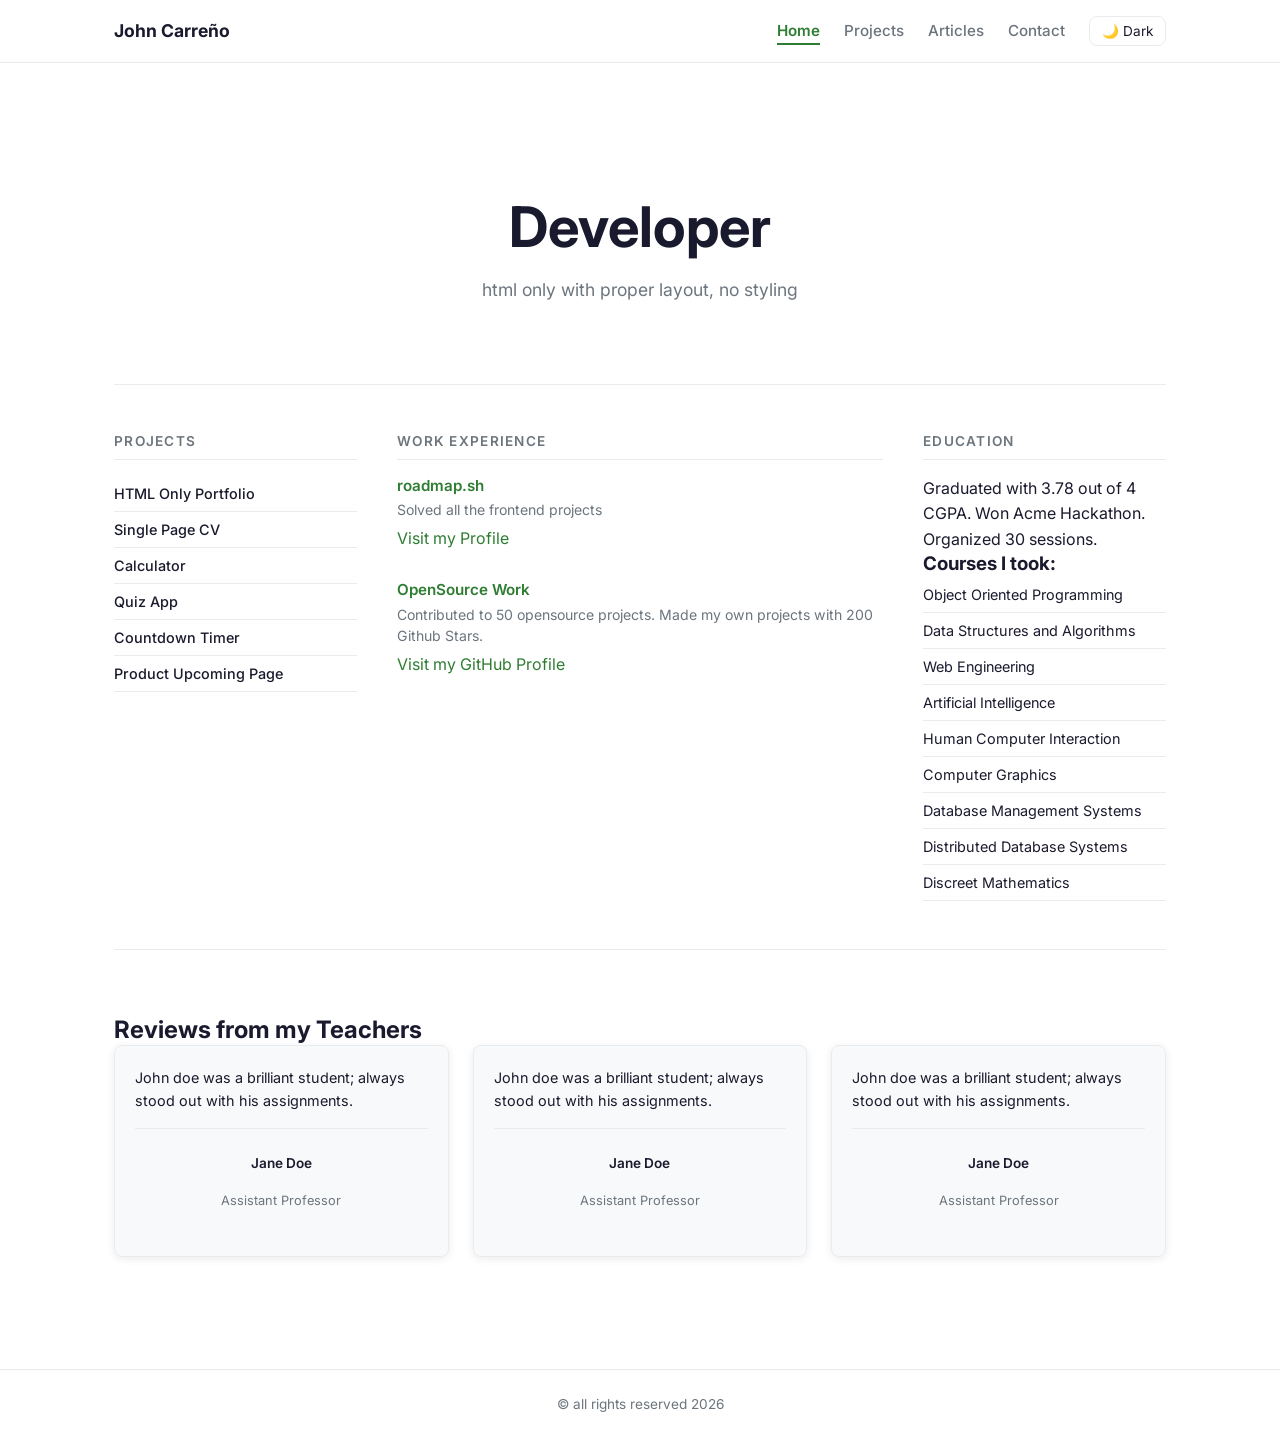
<file: index.html>
<!DOCTYPE html>
<html lang="en">
    <head>
        <meta charset="UTF-8">
        <meta name="viewport" content="width=devide-width, initial-scale=1.0">
        <title>John Carreño - Developer</title>

        <meta name="description" content="John Carreño's personal portfolio. Frontend developer with experience in HTML, CSS and JavaScript.">
        <meta name="keywords" content="frontend developer, portfolio, HTML, CSS, JavaScript, John Carreño">
        <meta name="author" content="John Carreño">

        <meta property="og:title" content="John Carreño - Frontend Developer">
        <meta property="og:description" content="John Carreño's personal portfolio. Frontend developer with experience in HTML, CSS and JavaScript.">
        <meta property="og:type" content="website">
        <meta property="og:url" content="https://john0487.github.io/personal-portfolio/">
    
        <link rel="icon" type="image/x-icon" href="favicon.ico?v=1">
        
        <link rel="preconnect" href="https://fonts.googleapis.com">
        <link rel="preconnect" href="https://fonts.gstatic.com" crossorigin>
        <link href="https://fonts.googleapis.com/css2?family=Inter:wght@400;500;600;700&display=swap" rel="stylesheet">
        
        <link rel="stylesheet" href="styles.css">
    </head>

    <body>

        <header>
            <div class="header-inner">
                <a href="index.html" class="header-logo">John Carreño</a>
                <nav>
                    <a href="index.html" aria-current="page">Home</a>
                    <a href="projects.html">Projects</a>
                    <a href="articles.html">Articles</a>
                    <a href="contact.html">Contact</a>
                    <button id="theme-toggle">🌙 Dark</button>
                </nav>
            </div>
        </header>

        <main>
            <section id="hero">
                <h1>Developer</h1>
                <p>html only with proper layout, no styling</p>
            </section>

            <div id="content">
                <aside id="projects-sidebar">
                    <h2>Projects</h2>
                    <ul>
                        <li><a href="projects.html">HTML Only Portfolio</a></li>
                        <li><a href="projects.html">Single Page CV</a></li>
                        <li><a href="projects.html">Calculator</a></li>
                        <li><a href="projects.html">Quiz App</a></li>
                        <li><a href="projects.html">Countdown Timer</a></li>
                        <li><a href="projects.html">Product Upcoming Page</a></li>
                    </ul>
                </aside>
            

                <section id="work-experience">
                    <h2>Work Experience</h2>

                    <article>
                        <h3>roadmap.sh</h3>
                        <p>Solved all the frontend projects</p>
                        <a href="#">Visit my Profile</a>
                    </article>

                    <article>
                        <h3>OpenSource Work</h3>
                        <p>Contributed to 50 opensource projects. Made my own projects with 200 Github Stars.</p>
                        <a href="#">Visit my GitHub Profile</a>
                    </article>
                </section>

                <aside id="education">
                    <h2>Education</h2>
                    <p>Graduated with 3.78 out of 4 CGPA. Won Acme Hackathon. Organized 30 sessions.</p>
                    <h3>Courses I took:</h3>
                    <ul>
                        <li>Object Oriented Programming</li>
                        <li>Data Structures and Algorithms</li>
                        <li>Web Engineering</li>
                        <li>Artificial Intelligence</li>
                        <li>Human Computer Interaction</li>
                        <li>Computer Graphics</li>
                        <li>Database Management Systems</li>
                        <li>Distributed Database Systems</li>
                        <li>Discreet Mathematics</li>
                    </ul>
                </aside>
            </div>

            <section id="reviews">
                <h2>Reviews from my Teachers</h2>
                <div class="reviews-grid">
                    <article>
                        <p>John doe was a brilliant student; always stood out with his assignments.</p>
                        <footer>
                        <p>Jane Doe</p>
                        <p>Assistant Professor</p>
                        </footer>
                    </article>

                    <article>
                        <p>John doe was a brilliant student; always stood out with his assignments.</p>
                        <footer>
                        <p>Jane Doe</p>
                        <p>Assistant Professor</p>
                        </footer>
                    </article>

                    <article>
                        <p>John doe was a brilliant student; always stood out with his assignments.</p>
                        <footer>
                        <p>Jane Doe</p>
                        <p>Assistant Professor</p>
                        </footer>
                    </article>
                </div>
            </section>
        </main>
        <footer>
        <p>© all rights reserved 2026</p>
        </footer>

        <script>
            const button = document.getElementById('theme-toggle');

            button.addEventListener('click', function() {
                document.body.classList.toggle('dark');

                if (document.body.classList.contains('dark')) {
                    button.textContent = '☀️ Light';
                } else {
                    button.textContent = '🌙 Dark';
                }
            });
        </script>

    </body>
</html>
</file>
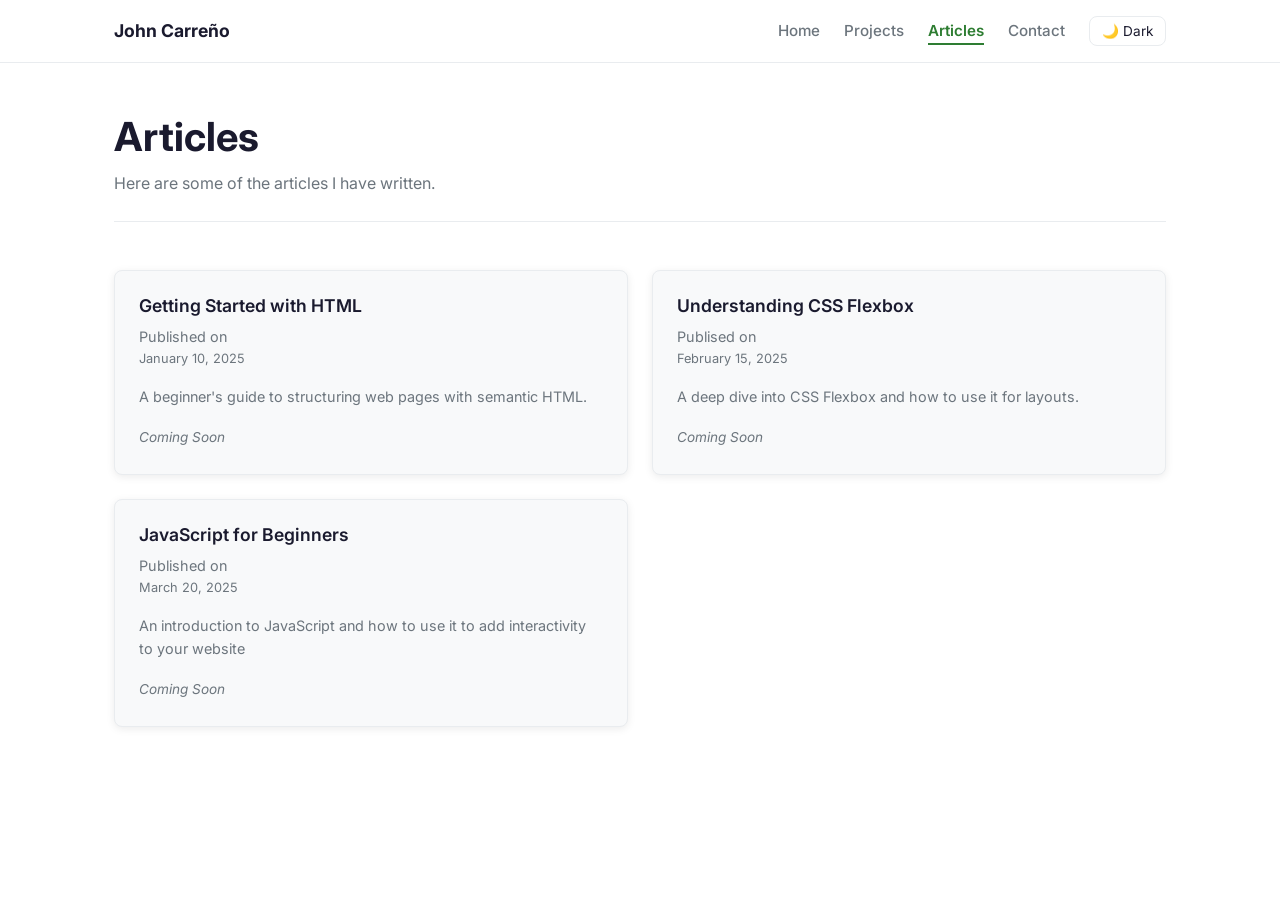
<file: articles.html>
<!DOCTYPE html>
<html lang="en">
    <head>
        <meta charset="UTF-8">
        <meta name="viewport" content="width=devide-width, initial-scale=1.0">
        <title>John Carreño - Articles</title>

        <meta name="description" content="Articles written by John Carreño about frontend development, HTML, CSS and JavaScript.">
        <meta name="keywords" content="articles, blog, frontend, HTML, CSS, JavaScript, John Carreño">
        <meta name="author" content="John Carreño">

        <meta property="og:title" content="John Carreño - Articles">
        <meta property="og:description" content="Articles written by John Carreño about frontend development, HTML, CSS and JavaScript.">
        <meta property="og:type" content="website">
        <meta property="og:url" content="https://john0487.github.io/personal-portfolio/articles.html">

        <link rel="icon" type="image/x-icon" href="favicon.ico?v=1">
        
        <link rel="preconnect" href="https://fonts.googleapis.com">
        <link rel="preconnect" href="https://fonts.gstatic.com" crossorigin>
        <link href="https://fonts.googleapis.com/css2?family=Inter:wght@400;500;600;700&display=swap" rel="stylesheet">
        
        <link rel="stylesheet" href="styles.css">
    </head>

    <body>

        <header>
            <div class="header-inner">
                <a href="index.html" class="header-logo">John Carreño</a>
                <nav>
                    <a href="index.html">Home</a>
                    <a href="projects.html">Projects</a>
                    <a href="articles.html" aria-current="page">Articles</a>
                    <a href="contact.html">Contact</a>
                    <button id="theme-toggle">🌙 Dark</button>
                </nav>
            </div>
        </header>
        
        <main>
            <div class="page-header">
                <h1>Articles</h1>
                <p>Here are some of the articles I have written.</p>
            </div>

            <div class="cards-grid">
                <article class="card">
                    <h2>Getting Started with HTML</h2>
                    <p>Published on <time datetime="2025-01-10">January 10, 2025</time></p>
                    <p>A beginner's guide to structuring web pages with semantic HTML.</p>
                    <span>Coming Soon</span>
                </article>

                <article class="card">
                    <h2>Understanding CSS Flexbox</h2>
                    <p>Publised on <time datetime="2025-02-15">February 15, 2025</time></p>
                    <p>A deep dive into CSS Flexbox and how to use it for layouts.</p>
                    <span>Coming Soon</span>
                </article>

                <article class="card">
                    <h2>JavaScript for Beginners</h2>
                    <p>Published on <time datetime="2025-03=20">March 20, 2025</time></p>
                    <p>An introduction to JavaScript and how to use it to add interactivity to your website</p>
                    <span>Coming Soon</span>
                </article>
            </div>
        </main>

        <script>
            const button = document.getElementById('theme-toggle');

            button.addEventListener('click', function() {
                document.body.classList.toggle('dark');

                if (document.body.classList.contains('dark')) {
                    button.textContent = '☀️ Light';
                } else {
                    button.textContent = '🌙 Dark';
                }
            });
        </script>

    </body>
</html>
</file>
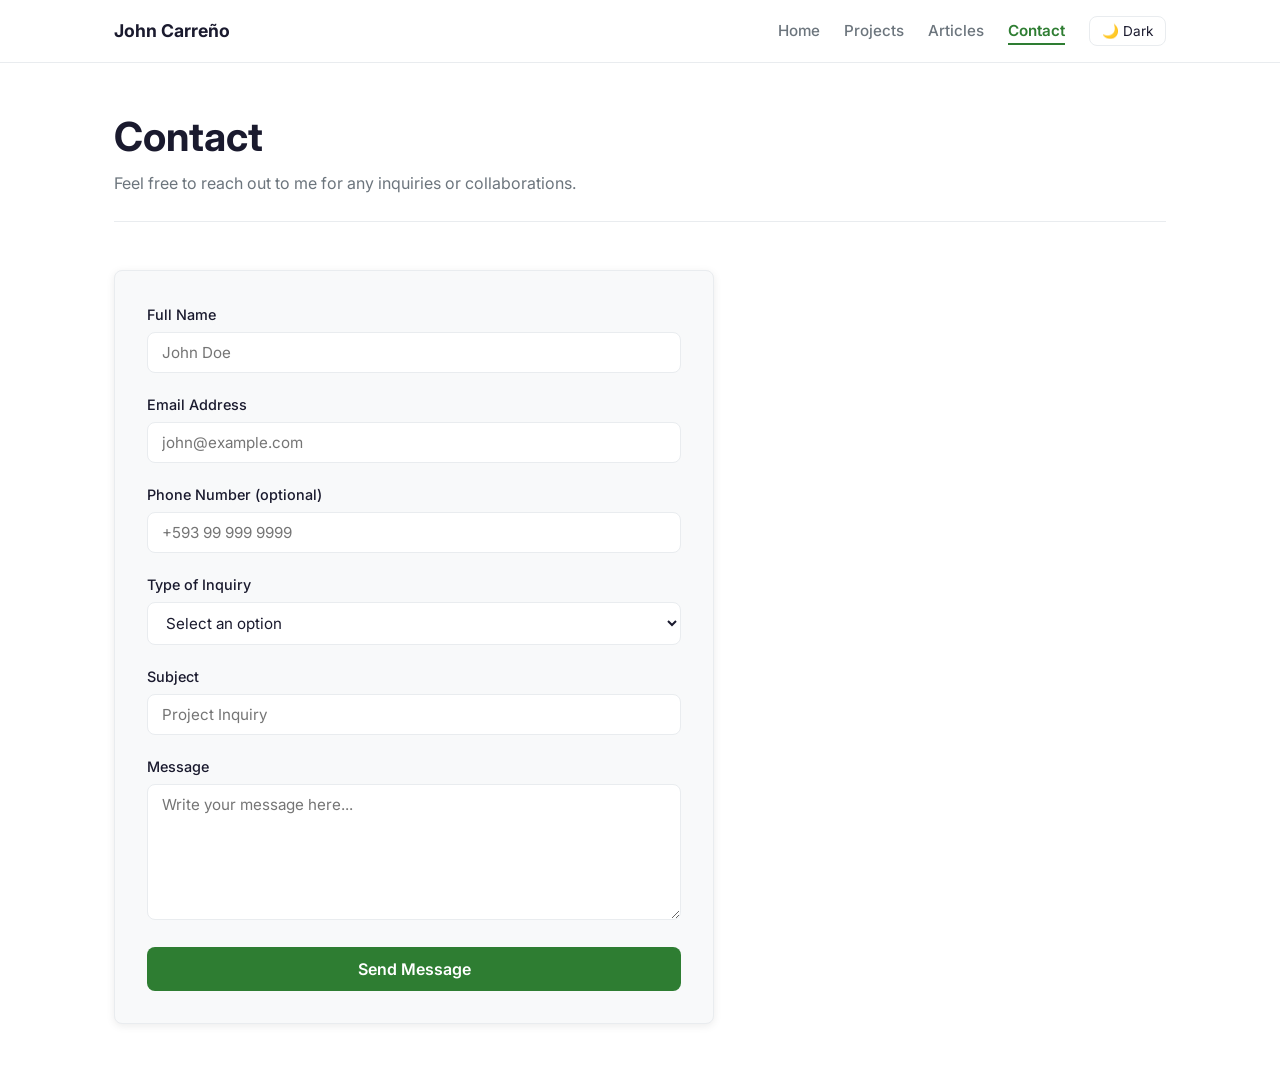
<file: contact.html>
<!DOCTYPE html>
<html lang="en">
    <head>
        <meta charset="UTF-8">
        <meta name="viewport" content="width=devide-width, initial-scale=1.0">
        <title>John Carreño - Contact</title>

        <meta name="description" content="Get in touch with John Carreño for project inquiries or collaborations.">
        <meta name="keywords" content="contact, John Carreño, frontend developer, hire">
        <meta name="author" content="John Carreño">

        <meta property="og:title" content="John Carreño - Contact">
        <meta property="og:description" content="Get in touch with John Carreño for project inquiries or collaborations.">
        <meta property="og:type" content="website">
        <meta property="og:url" content="https://john0487.github.io/personal-portfolio/contact.html">
        
        <link rel="icon" type="image/x-icon" href="favicon.ico?v=1">
        
        <link rel="preconnect" href="https://fonts.googleapis.com">
        <link rel="preconnect" href="https://fonts.gstatic.com" crossorigin>
        <link href="https://fonts.googleapis.com/css2?family=Inter:wght@400;500;600;700&display=swap" rel="stylesheet">
        
        <link rel="stylesheet" href="styles.css">
    </head>

    <body>

        <header>
            <div class="header-inner">
                <a href="index.html" class="header-logo">John Carreño</a>
                <nav>
                    <a href="index.html">Home</a>
                    <a href="projects.html">Projects</a>
                    <a href="articles.html">Articles</a>
                    <a href="contact.html" aria-current="page">Contact</a>
                    <button id="theme-toggle">🌙 Dark</button>
                </nav>
            </div>
        </header>
        
        <main>
            <div class="page-header">
                <h1>Contact</h1>
                <p>Feel free to reach out to me for any inquiries or collaborations.</p>
            </div>

            <div class="contact-wrapper">
                <form action="https://api.web3forms.com/submit" method="POST">

                    <input type="hidden" name="access_key" value="593718c2-9d42-4d93-b41c-965a1830e7de">

                    <div>
                        <label for="name">Full Name</label>
                        <input type="text" id="name" name="name" placeholder="John Doe" requeried>
                    </div>

                    <div>
                        <label for="email">Email Address</label>
                        <input type="email" id="email" name="email" placeholder="john@example.com" required>
                    </div>

                    <div>
                        <label for="phone">Phone Number (optional)</label>
                        <input type="tel" id="phone" placeholder="+593 99 999 9999">
                    </div>

                    <div>
                        <label for="inquiry">Type of Inquiry</label>
                        <select id="inquiry" name="inquiry" required>
                            <option value="">Select an option</option>
                            <option value="project">Project Collaboration</option>
                            <option value="job">Job Opportunity</option>
                            <option value="freelance">Freelance Work</option>
                            <option value="other">Other</option>
                        </select>
                    </div>

                    <div>
                        <label for="subject">Subject</label>
                        <input type="text" id="subject" name="subject" placeholder="Project Inquiry" required>
                    </div>

                    <div>
                        <label for="message">Message</label>
                        <textarea id="message" name="message" rows="6" placeholder="Write your message here..." required></textarea>
                    </div>

                    <button type="submit">Send Message</button>
                </form>
            </div>
        </main>

        <script>
            const button = document.getElementById('theme-toggle');

            button.addEventListener('click', function() {
                document.body.classList.toggle('dark');

                if (document.body.classList.contains('dark')) {
                    button.textContent = '☀️ Light';
                } else {
                    button.textContent = '🌙 Dark';
                }
            });
        </script>

    </body>
</html>
</file>
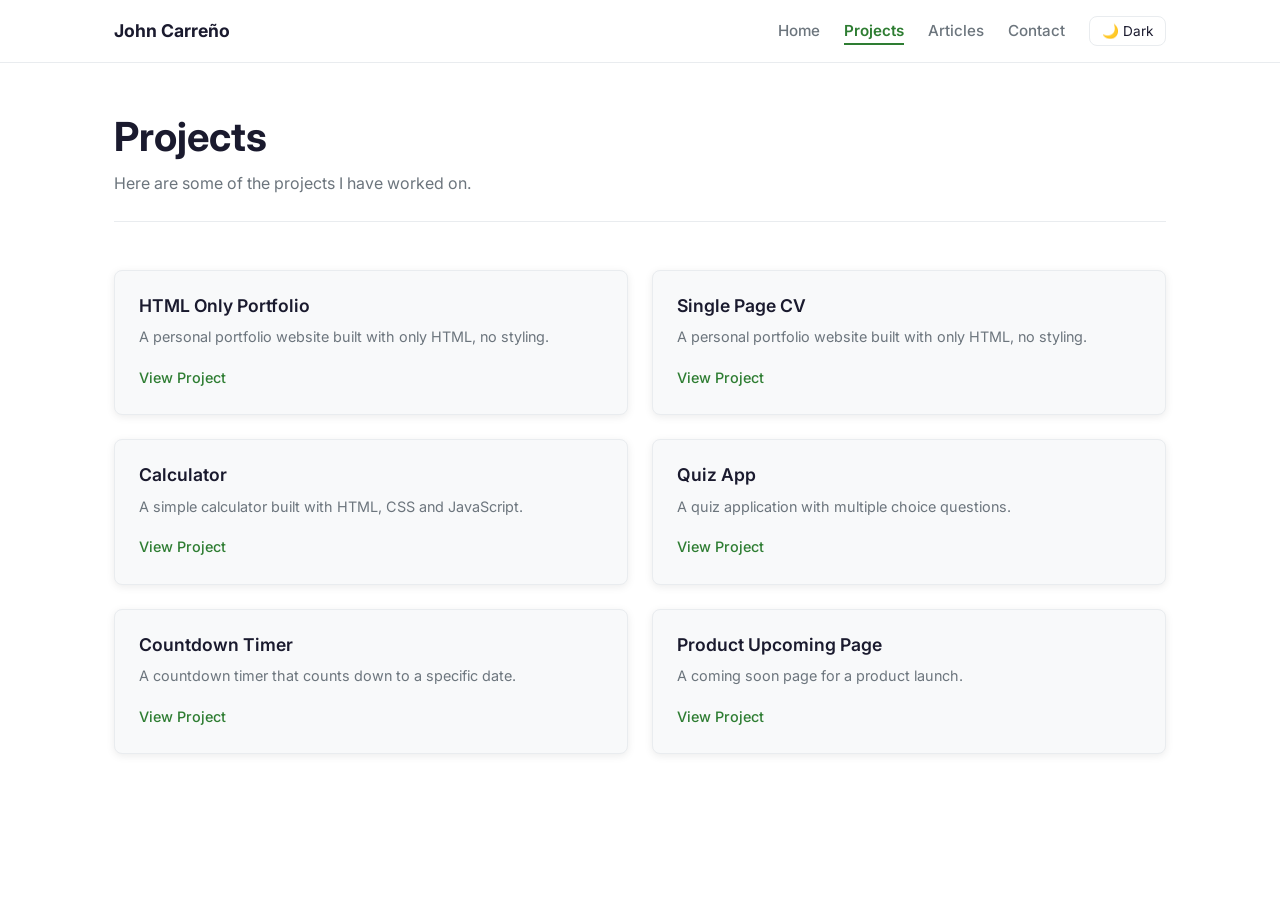
<file: projects.html>
<!DOCTYPE html>
<html lang="en">
    <head>
        <meta charset="UTF-8">
        <meta name="viewport" content="width=devide-width, initial-scale=1.0">
        <title>John Carreño - Projects</title>

        <meta name="description" content="Projects built by John Carreño. HTML, CSS and JavaScript projects.">
        <meta name="keywords" content="projects, frontend, HTML, CSS, JavaScript, John Carreño">
        <meta name="author" content="John Carreño">

        <meta property="og:title" content="John Carreño - Projects">
        <meta property="og:description" content="Projects built by John Carreño. HTML, CSS and JavaScript projects.">
        <meta property="og:type" content="website">
        <meta property="og:url" content="https://john0487.github.io/personal-portfolio/projects.html">
    
        <link rel="icon" type="image/x-icon" href="favicon.ico?v=1">
        
        <link rel="preconnect" href="https://fonts.googleapis.com">
        <link rel="preconnect" href="https://fonts.gstatic.com" crossorigin>
        <link href="https://fonts.googleapis.com/css2?family=Inter:wght@400;500;600;700&display=swap" rel="stylesheet">
        
        <link rel="stylesheet" href="styles.css">
    </head>

    <body>

        <header>
            <div class="header-inner">
                <a href="index.html" class="header-logo">John Carreño</a>
                <nav>
                    <a href="index.html">Home</a>
                    <a href="projects.html" aria-current="page">Projects</a>
                    <a href="articles.html">Articles</a>
                    <a href="contact.html">Contact</a>
                    <button id="theme-toggle">🌙 Dark</button>
                </nav>
            </div>    
        </header>

        <main>
            <div class="page-header">
                <h1>Projects</h1>
                <p>Here are some of the projects I have worked on.</p>
            </div>

            <div class="cards-grid">
                <article class="card">
                    <h2>HTML Only Portfolio</h2>
                    <p>A personal portfolio website built with only HTML, no styling.</p>
                    <a href="https://github.com/John0487/html-portfolio" target="_blank">View Project</a> 
                </article>

                <article class="card">
                    <h2>Single Page CV</h2>
                    <p>A personal portfolio website built with only HTML, no styling.</p>
                    <a href="https://github.com/John0487/cv-project" target="_blank">View Project</a> 
                </article>

                <article class="card">
                    <h2>Calculator</h2>
                    <p>A simple calculator built with HTML, CSS and JavaScript.</p>
                    <a href="https://github.com/John0487" target="_blank">View Project</a>
                </article>

                <article class="card">
                    <h2>Quiz App</h2>
                    <p>A quiz application with multiple choice questions.</p>
                    <a href="https://github.com/John0487" target="_blank">View Project</a>
                </article>

                <article class="card">
                    <h2>Countdown Timer</h2>
                    <p>A countdown timer that counts down to a specific date.</p>
                    <a href="https://github.com/John0487" target="_blank">View Project</a>
                </article>

                <article class="card">
                    <h2>Product Upcoming Page</h2>
                    <p>A coming soon page for a product launch.</p>
                    <a href="https://github.com/John0487" target="_blank">View Project</a>
                </article>
            </div>
        </main>

        <script>
            const button = document.getElementById('theme-toggle');

            button.addEventListener('click', function() {
                document.body.classList.toggle('dark');

                if (document.body.classList.contains('dark')) {
                    button.textContent = '☀️ Light';
                } else {
                    button.textContent = '🌙 Dark';
                }
            });
        </script>

    </body>
</html>
</file>
<file: styles.css>
/* == VARIABLES == */
:root {
    --color-bg: #ffffff;
    --color-bg-secondary: #f8f9fa;
    --color-text: #1a1a2e;
    --color-text-secondary: #6c757d;
    --color-accent: #2e7d32;
    --color-accent-hover: #1b5e20;
    --color-border: #e9ecef;
    --font-family: 'Inter', Arial, sans-serif;
    --border-radius: 8px;
    --shadow: 0 2px 8px rgba(0, 0, 0, 0.08);
    --transition: all 0.2s ease;
}

/* == MODO OSCURO == */
body.dark {
    --color-bg: #0f172a;
    --color-bg-secondary: #1e293b;
    --color-text: #f1f5f9;
    --color-text-secondary: #94a3b8;
    --color-accent: #4caf50;
    --color-accent-hover: #81c784;
    --color-border: #334155;
}

/* == RESET == */
* {
    margin: 0;
    padding: 0;
    box-sizing: border-box;
}

/* == GENERAL == */
body {
    font-family: var(--font-family);
    background-color: var(--color-bg);
    color: var(--color-text);
    line-height: 1.6;
    transition: var(--transition);
}

a {
    color: var(--color-accent);
    text-decoration: none;
    transition: var(--transition);
}

a:hover {
    color: var(--color-accent-hover);
    text-decoration: underline;
}

h1, h2, h3 {
    line-height: 1.3;
}

/* == HEADER Y NAVBAR == */
header {
    background-color: var(--color-bg);
    border-bottom: 1px solid var(--color-border);
    position: sticky;
    top: 0;
    z-index: 100;
}

.header-inner {
    max-width: 1100px;
    margin: 0 auto;
    padding: 16px 24px;
    display: flex;
    justify-content: space-between;
    align-items: center;
}

.header-logo {
    font-size: 1.1rem;
    font-weight: 700;
    color: var(--color-text);
    text-decoration: none;
}

.header-logo:hover {
    color: var(--color-accent);
    text-decoration: none;
}

nav {
    display: flex;
    align-items: center;
    gap: 24px;
}

nav a {
    color: var(--color-text-secondary);
    font-size: 0.95rem;
    font-weight: 500;
    transition: var(--transition);
}

nav a:hover {
    color: var(--color-accent);
    text-decoration: none;
}

nav a[aria-current="page"] {
    color: var(--color-accent);
    font-weight: 600;
}

/* Botón modo oscuro */
#theme-toggle {
    background: none;
    border: 1px solid var(--color-border);
    color: var(--color-text);
    padding: 6px 12px;
    border-radius: var(--border-radius);
    cursor: pointer;
    font-size: 0.85rem;
    font-family: var(--font-family);
    transition: var(--transition);
}

#theme-toggle:hover {
    border-color: var(--color-accent);
    color: var(--color-accent);
}

/* == LAYOUT == */
.container {
    max-width: 1100px;
    margin: 0 auto;
    padding: 0 24px;
}

main {
    padding: 48px 24px;
    max-width: 1100px;
    margin: 0 auto;
}

/* == HERO == */
#hero {
    text-align: center;
    padding: 80px 24px;
    border-bottom: 1px solid var(--color-border);
    margin-bottom: 48px;
}

#hero h1{
    font-size: 3.5rem;
    font-weight: 700;
    color: var(--color-text);
    margin-bottom: 12px;
}

#hero p {
    font-size: 1.1rem;
    color: var(--color-text-secondary);
}

/* == 3 COLUMNAS == */
#content {
    display: grid;
    grid-template-columns: 1fr 2fr 1fr;
    gap: 40px;
    margin-bottom: 64px;
    padding-bottom: 48px;
    border-bottom: 1px solid var(--color-border);
}

#content h2 {
    font-size: 0.85rem;
    font-weight: 600;
    text-transform: uppercase;
    letter-spacing: 0.08rem;
    color: var(--color-text-secondary);
    border-bottom: 1px solid var(--color-border);
    padding-bottom: 8px;
    margin-bottom: 16px;
}

#content ul {
    list-style: none;
    padding: 0;
}

#content ul li {
    padding: 6px 0;
    border-bottom: 1px solid var(--color-border);
    font-size: 0.9rem;
}

#content ul li a {
    color: var(--color-text);
    font-weight: 500;
}

#content ul li a:hover {
    color: var(--color-accent);
    text-decoration: none;
}

#content article {
    margin-bottom: 28px;
}

#content article h3 {
    font-size: 0.95rem;
    font-weight: 600;
    margin-bottom: 4px;
    color: var(--color-accent);
}

#content article p {
    color: var(--color-text-secondary);
    font-size: 0.88rem;
    margin-bottom: 6px;
    line-height: 1.5;
}

/* == REVIEWS == */
#reviews {
    margin-bottom: 64px;
}

#reviewws > h2 {
    font-size: 0.85rem;
    font-weight: 600;
    text-transform: uppercase;
    letter-spacing: 0.08em;
    color: var(--color-text-secondary);
    border-bottom: 1px solid var(--color-border);
    padding-bottom: 8px;
    margin-bottom: 24px;
}

.reviews-grid {
    display: grid;
    grid-template-columns: repeat(3, 1fr);
    gap: 24px;
}

#reviews article {
    background-color: var(--color-bg-secondary);
    border: 1px solid var(--color-border);
    border-radius: var(--border-radius);
    padding: 20px;
    box-shadow: var(--shadow);
}

#reviews article p:first-child {
    font-size: 0.9rem;
    color: var(--color-text);
    margin-bottom: 16px;
    line-height: 1.6;
}

#reviews article footer p:first-child {
    font-weight: 600;
    font-size: 0.85rem;
    color: var(--color-text);
}

#reviews article footer p:last-child {
    font-size: 0.8rem;
    color: var(--color-text-secondary);
}

/* == FOOTER == */
footer {
    text-align: center;
    padding: 24px;
    border-top: 1px solid var(--color-border);
    color: var(--color-text-secondary);
    font-size: 0.85rem;
}

/* == PAGES INTERNAS == */
.page-header {
    margin-bottom: 48px;
    padding-bottom: 24px;
    border-bottom: 1px solid var(--color-border);
}

.page-header h1 {
    font-size: 2.5rem;
    font-weight: 700;
    margin-bottom: 8px;
}

.page-header p {
    color: var(--color-text-secondary);
    font-size: 1rem;
}

/* Cards de proyectos y artículos */
.cards-grid {
    display: grid;
    grid-template-columns: repeat(2, 1fr);
    gap: 24px;
}

.card {
    background-color: var(--color-bg-secondary);
    border: 1px solid var(--color-border);
    border-radius: var(--border-radius);
    padding: 24px;
    box-shadow: var(--shadow);
    transition: var(--transition);
}

.card:hover {
    box-shadow: 0 4px 16px rgba(0, 0, 0, 0.12);
    transform: translateY(-2px);
}

.card h2 {
    font-size: 1.1rem;
    font-weight: 600;
    margin-bottom: 8px;
    color: var(--color-text);
}

.card p {
    color: var(--color-text-secondary);
    font-size: 0.9rem;
    margin-bottom: 16px;
    line-height: 1.6;
}

.card time {
    font-size: 0.8rem;
    color: var(--color-text-secondary);
    display: block;
    margin-bottom: 8px;
}

.card a {
    font-size: 0.9rem;
    font-weight: 500;
}

/* == CONTACT == */
.contact-wrapper {
    max-width: 600px;
}

form {
    background-color: var(--color-bg-secondary);
    border: 1px solid var(--color-border);
    border-radius: var(--border-radius);
    padding: 32px;
    box-shadow: var(--shadow);
}

form div {
    margin-bottom: 20px;
}

label {
    display: block;
    margin-bottom: 6px;
    font-weight: 500;
    font-size: 0.9rem;
    color: var(--color-text);
}

input, select, textarea {
    width: 100%;
    padding: 10px 14px;
    border: 1px solid var(--color-border);
    border-radius: var(--border-radius);
    font-size: 0.95rem;
    font-family: var(--font-family);
    background-color: var(--color-bg);
    color: var(--color-text);
    transition: var(--transition);
}

input:focus, select:focus, textarea:focus {
    outline: none;
    border-color: var(--color-accent);
    box-shadow: 0 0 0 3px rgba(46, 125, 50, 0.15);
}

button[type="submit"] {
    width: 100%;
    background-color: var(--color-accent);
    color: white;
    padding: 12px 24px;
    border: none;
    border-radius: var(--border-radius);
    cursor: pointer;
    font-size: 1rem;
    font-weight: 600;
    font-family: var(--font-family);
    transition: var(--transition);
}

button[type="submit"]:hover {
    background-color: var(--color-accent-hover);
}

/* == RESPONSIVE == */
@media (max-width: 768px){

    /* Navbar */
    .header-inner {
        flex-direction: column;
        align-items: flex-start;
        gap: 16px;
    }

    nav {
        flex-wrap: wrap;
        gap: 12px;
    }

    /* Hero */
    #hero {
        padding: 48px 16px;
    }

    #hero h1 {
        font-size: 2.2rem;
    }

    /* 3 columnas -> 1 columna */
    #content {
        grid-template-columns: 1fr;
        gap: 32px;
    }

    /* Reviews -> 1 columna */
    .reviews-grid {
        grid-template-columns: 1fr;
    }

    /* Cards -> 1 columna */
    .cards-grid {
        grid-template-columns: 1fr;
    }

    /* Pages internas */
    .page-header h1 {
        font-size: 1.8rem;
    }

    /* Contact */
    form {
        padding: 20px;
    }

    /* Main */
    main {
        padding: 32px 16px;
    }
    
}

.card span {
    font-size: 0.85rem;
    color: var(--color-text-secondary);
    font-style: italic;
}

/* == ANIMACIONES == */
@keyframes fadeInUp {
    from {
        opacity: 0;
        transform: translateY(20px);
    }
    to {
        opacity: 1;
        transform: translateY(0);
    }
}

#hero {
    animation: fadeInUp 0.6s ease forwards;
}

#content {
    animation: fadeInUp 0.6s ease 0.2s forwards;
    opacity: 0;
}

#reviews {
    animation: fadeInUp 0.6s ease 0.4s forwards;
    opacity: 0;
}

.card {
    animation: fadeInUp 0.5s ease forwards;
    opacity: 0;
}

/* Underline animado en navbar */
nav a {
    position: relative;
}

nav a::after {
    content: '';
    position: absolute;
    bottom: -2px;
    left: 0;
    width: 0;
    height: 2px;
    background-color: var(--color-accent);
    transition: width 0.2s ease;
}

nav a:hover::after,
nav a[aria-current="page"]::after {
    width: 100%;
}

.card:hover {
    box-shadow: 0 4px 16px rgba(0, 0, 0, 0.12);
    transform: translateY(-2px);
    border-color: var(--color-accent);
}

/* == 404 == */
#not-found {
  text-align: center;
  padding: 100px 24px;
  animation: fadeInUp 0.6s ease forwards;
}

#not-found h1 {
  font-size: 8rem;
  font-weight: 700;
  color: var(--color-accent);
  line-height: 1;
  margin-bottom: 16px;
}

#not-found h2 {
  font-size: 1.8rem;
  font-weight: 600;
  margin-bottom: 12px;
}

#not-found p {
  color: var(--color-text-secondary);
  margin-bottom: 32px;
}

.btn-home {
  display: inline-block;
  background-color: var(--color-accent);
  color: white;
  padding: 12px 24px;
  border-radius: var(--border-radius);
  font-weight: 600;
  transition: var(--transition);
}

.btn-home:hover {
  background-color: var(--color-accent-hover);
  color: white;
  text-decoration: none;
}
</file>
